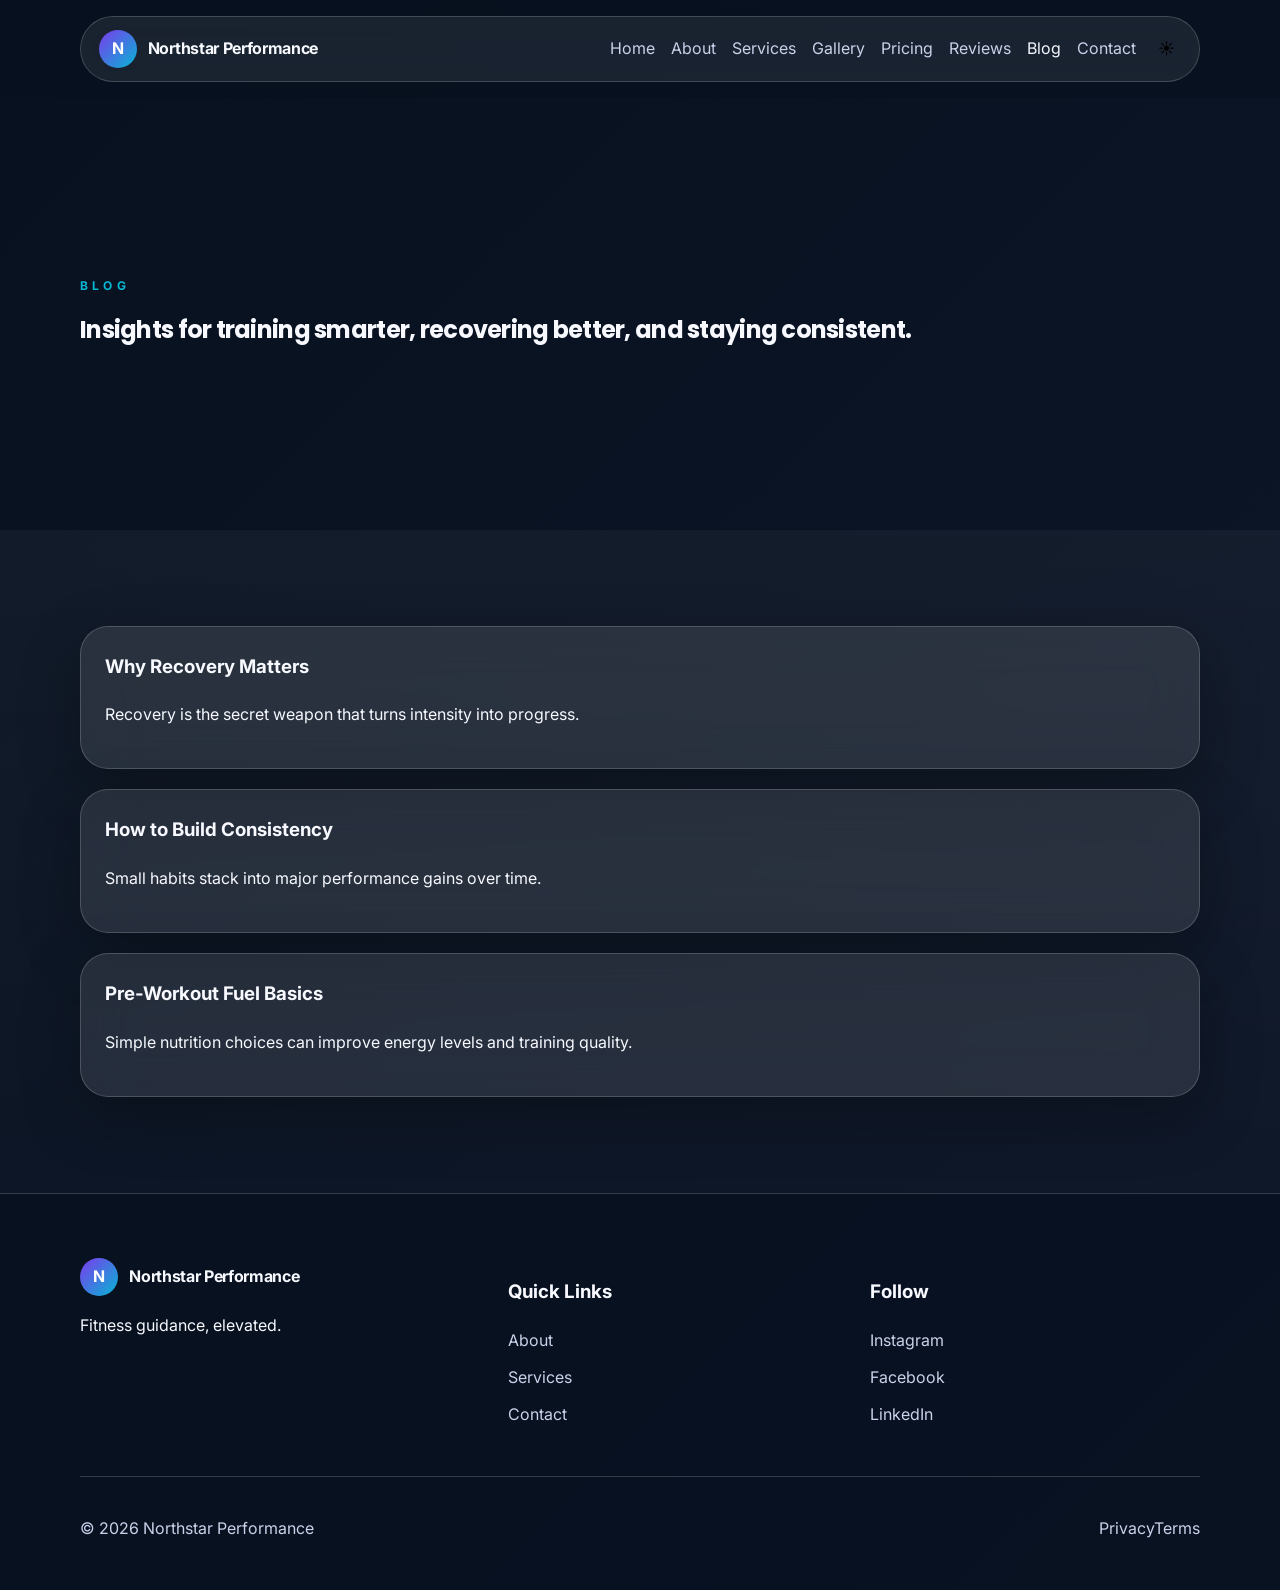
<file: pages/blog.html>
<!DOCTYPE html>
<html lang="en">
  <head>
    <meta charset="UTF-8" />
    <meta name="viewport" content="width=device-width, initial-scale=1.0" />
    <title>Blog | Northstar Performance</title>
    <meta name="description" content="Visit our latest fitness, recovery, and wellness insights." />
    <link rel="icon" type="image/svg+xml" href="../assets/images/favicon.svg" />
    <link rel="preconnect" href="https://fonts.googleapis.com" />
    <link rel="preconnect" href="https://fonts.gstatic.com" crossorigin />
    <link href="https://fonts.googleapis.com/css2?family=Inter:wght@400;500;600;700;800&family=Poppins:wght@500;600;700&display=swap" rel="stylesheet" />
    <link rel="stylesheet" href="../css/style.css" />
    <link rel="stylesheet" href="../css/animations.css" />
    <link rel="stylesheet" href="../css/responsive.css" />
  </head>
  <body>
    <div class="loading-screen" aria-hidden="true"><div class="loader-ring"></div></div>
    <div class="progress-bar" aria-hidden="true"></div>
    <button class="back-to-top" aria-label="Back to top">↑</button>

    <header class="site-header">
      <nav class="nav container">
        <a href="../index.html" class="brand"><span class="brand-mark">N</span><span>Northstar Performance</span></a>
        <button class="nav-toggle" aria-label="Open menu" aria-expanded="false"><span></span><span></span><span></span></button>
        <div class="nav-links">
          <a href="../index.html">Home</a>
          <a href="about.html">About</a>
          <a href="services.html">Services</a>
          <a href="gallery.html">Gallery</a>
          <a href="pricing.html">Pricing</a>
          <a href="testimonials.html">Reviews</a>
          <a href="blog.html" class="active">Blog</a>
          <a href="contact.html">Contact</a>
          <button class="theme-toggle" aria-label="Toggle color theme">☀️</button>
        </div>
      </nav>
    </header>

    <main>
      <section class="page-hero section">
        <div class="container">
          <p class="eyebrow">Blog</p>
          <h1>Insights for training smarter, recovering better, and staying consistent.</h1>
        </div>
      </section>

      <section class="section section-light">
        <div class="container blog-grid">
          <article class="blog-card reveal glass-card"><h3>Why Recovery Matters</h3><p>Recovery is the secret weapon that turns intensity into progress.</p></article>
          <article class="blog-card reveal glass-card"><h3>How to Build Consistency</h3><p>Small habits stack into major performance gains over time.</p></article>
          <article class="blog-card reveal glass-card"><h3>Pre-Workout Fuel Basics</h3><p>Simple nutrition choices can improve energy levels and training quality.</p></article>
        </div>
      </section>
    </main>

    <footer class="site-footer">
      <div class="container footer-grid">
        <div><a href="../index.html" class="brand brand-footer"><span class="brand-mark">N</span><span>Northstar Performance</span></a><p>Fitness guidance, elevated.</p></div>
        <div><h3>Quick Links</h3><ul><li><a href="about.html">About</a></li><li><a href="services.html">Services</a></li><li><a href="contact.html">Contact</a></li></ul></div>
        <div><h3>Follow</h3><ul><li><a href="https://instagram.com">Instagram</a></li><li><a href="https://facebook.com">Facebook</a></li><li><a href="https://linkedin.com">LinkedIn</a></li></ul></div>
      </div>
      <div class="container footer-bottom"><p>© 2026 Northstar Performance</p><div><a href="privacy.html">Privacy</a><a href="contact.html">Terms</a></div></div>
    </footer>

    <script src="../js/script.js"></script>
    <script src="../js/darkmode.js"></script>
  </body>
</html>
</file>
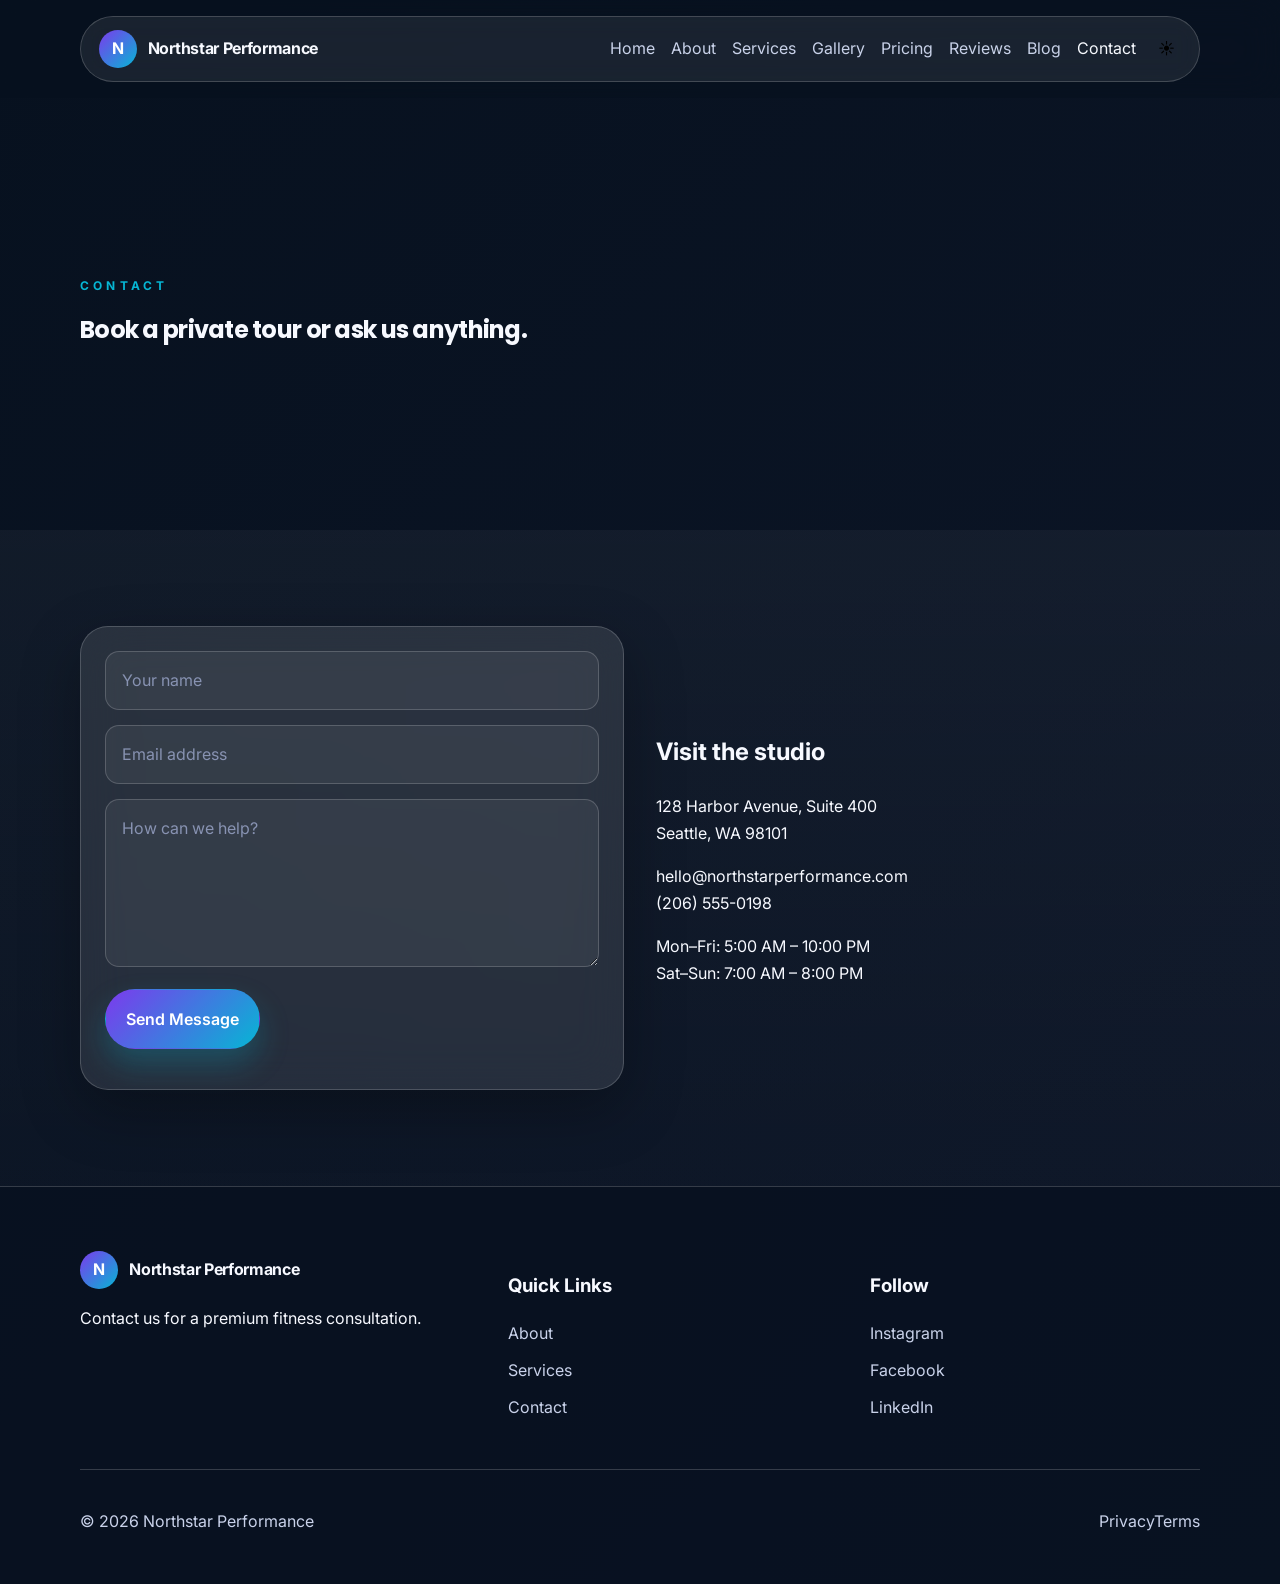
<file: pages/contact.html>
<!DOCTYPE html>
<html lang="en">
  <head>
    <meta charset="UTF-8" />
    <meta name="viewport" content="width=device-width, initial-scale=1.0" />
    <title>Contact | Northstar Performance</title>
    <meta name="description" content="Contact Northstar Performance to book a visit or ask a question." />
    <link rel="icon" type="image/svg+xml" href="../assets/images/favicon.svg" />
    <link rel="preconnect" href="https://fonts.googleapis.com" />
    <link rel="preconnect" href="https://fonts.gstatic.com" crossorigin />
    <link href="https://fonts.googleapis.com/css2?family=Inter:wght@400;500;600;700;800&family=Poppins:wght@500;600;700&display=swap" rel="stylesheet" />
    <link rel="stylesheet" href="../css/style.css" />
    <link rel="stylesheet" href="../css/animations.css" />
    <link rel="stylesheet" href="../css/responsive.css" />
  </head>
  <body>
    <div class="loading-screen" aria-hidden="true"><div class="loader-ring"></div></div>
    <div class="progress-bar" aria-hidden="true"></div>
    <button class="back-to-top" aria-label="Back to top">↑</button>

    <header class="site-header">
      <nav class="nav container">
        <a href="../index.html" class="brand"><span class="brand-mark">N</span><span>Northstar Performance</span></a>
        <button class="nav-toggle" aria-label="Open menu" aria-expanded="false"><span></span><span></span><span></span></button>
        <div class="nav-links">
          <a href="../index.html">Home</a>
          <a href="about.html">About</a>
          <a href="services.html">Services</a>
          <a href="gallery.html">Gallery</a>
          <a href="pricing.html">Pricing</a>
          <a href="testimonials.html">Reviews</a>
          <a href="blog.html">Blog</a>
          <a href="contact.html" class="active">Contact</a>
          <button class="theme-toggle" aria-label="Toggle color theme">☀️</button>
        </div>
      </nav>
    </header>

    <main>
      <section class="page-hero section">
        <div class="container">
          <p class="eyebrow">Contact</p>
          <h1>Book a private tour or ask us anything.</h1>
        </div>
      </section>

      <section class="section section-light">
        <div class="container contact-grid">
          <div class="reveal glass-card contact-card">
            <form id="contactForm" novalidate>
              <input type="text" name="name" placeholder="Your name" required />
              <input type="email" name="email" placeholder="Email address" required />
              <textarea name="message" placeholder="How can we help?" rows="5" required></textarea>
              <button type="submit" class="btn btn-primary">Send Message</button>
              <p class="form-message" aria-live="polite"></p>
            </form>
          </div>
          <div class="reveal">
            <h2>Visit the studio</h2>
            <p>128 Harbor Avenue, Suite 400<br />Seattle, WA 98101</p>
            <p>hello@northstarperformance.com<br />(206) 555-0198</p>
            <p>Mon–Fri: 5:00 AM – 10:00 PM<br />Sat–Sun: 7:00 AM – 8:00 PM</p>
          </div>
        </div>
      </section>
    </main>

    <footer class="site-footer">
      <div class="container footer-grid">
        <div><a href="../index.html" class="brand brand-footer"><span class="brand-mark">N</span><span>Northstar Performance</span></a><p>Contact us for a premium fitness consultation.</p></div>
        <div><h3>Quick Links</h3><ul><li><a href="about.html">About</a></li><li><a href="services.html">Services</a></li><li><a href="contact.html">Contact</a></li></ul></div>
        <div><h3>Follow</h3><ul><li><a href="https://instagram.com">Instagram</a></li><li><a href="https://facebook.com">Facebook</a></li><li><a href="https://linkedin.com">LinkedIn</a></li></ul></div>
      </div>
      <div class="container footer-bottom"><p>© 2026 Northstar Performance</p><div><a href="privacy.html">Privacy</a><a href="contact.html">Terms</a></div></div>
    </footer>

    <script src="../js/script.js"></script>
    <script src="../js/darkmode.js"></script>
    <script src="../js/validation.js"></script>
  </body>
</html>
</file>
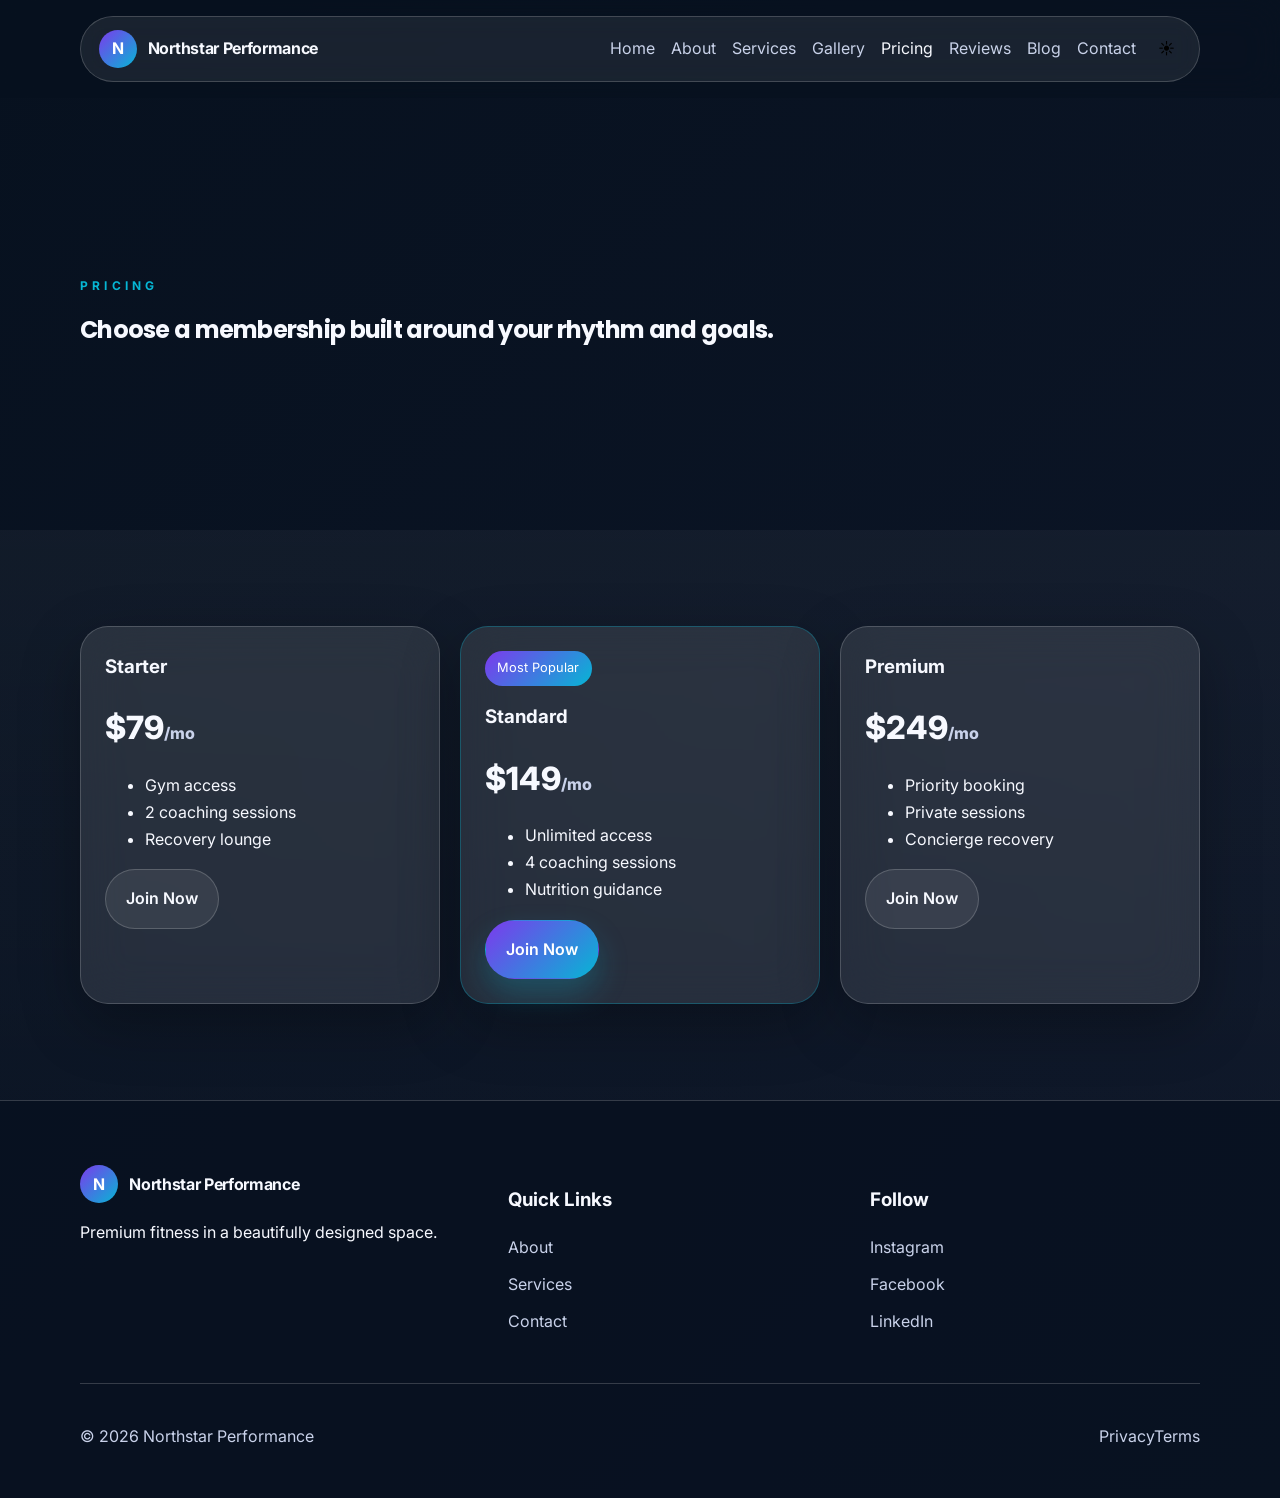
<file: pages/pricing.html>
<!DOCTYPE html>
<html lang="en">
  <head>
    <meta charset="UTF-8" />
    <meta name="viewport" content="width=device-width, initial-scale=1.0" />
    <title>Pricing | Northstar Performance</title>
    <meta name="description" content="View membership options at Northstar Performance." />
    <link rel="icon" type="image/svg+xml" href="../assets/images/favicon.svg" />
    <link rel="preconnect" href="https://fonts.googleapis.com" />
    <link rel="preconnect" href="https://fonts.gstatic.com" crossorigin />
    <link href="https://fonts.googleapis.com/css2?family=Inter:wght@400;500;600;700;800&family=Poppins:wght@500;600;700&display=swap" rel="stylesheet" />
    <link rel="stylesheet" href="../css/style.css" />
    <link rel="stylesheet" href="../css/animations.css" />
    <link rel="stylesheet" href="../css/responsive.css" />
  </head>
  <body>
    <div class="loading-screen" aria-hidden="true"><div class="loader-ring"></div></div>
    <div class="progress-bar" aria-hidden="true"></div>
    <button class="back-to-top" aria-label="Back to top">↑</button>

    <header class="site-header">
      <nav class="nav container">
        <a href="../index.html" class="brand"><span class="brand-mark">N</span><span>Northstar Performance</span></a>
        <button class="nav-toggle" aria-label="Open menu" aria-expanded="false"><span></span><span></span><span></span></button>
        <div class="nav-links">
          <a href="../index.html">Home</a>
          <a href="about.html">About</a>
          <a href="services.html">Services</a>
          <a href="gallery.html">Gallery</a>
          <a href="pricing.html" class="active">Pricing</a>
          <a href="testimonials.html">Reviews</a>
          <a href="blog.html">Blog</a>
          <a href="contact.html">Contact</a>
          <button class="theme-toggle" aria-label="Toggle color theme">☀️</button>
        </div>
      </nav>
    </header>

    <main>
      <section class="page-hero section">
        <div class="container">
          <p class="eyebrow">Pricing</p>
          <h1>Choose a membership built around your rhythm and goals.</h1>
        </div>
      </section>

      <section class="section section-light">
        <div class="container pricing-grid">
          <article class="pricing-card reveal glass-card"><h3>Starter</h3><p class="price">$79<span>/mo</span></p><ul><li>Gym access</li><li>2 coaching sessions</li><li>Recovery lounge</li></ul><a href="contact.html" class="btn btn-secondary">Join Now</a></article>
          <article class="pricing-card pricing-card-featured reveal glass-card"><div class="popular-badge">Most Popular</div><h3>Standard</h3><p class="price">$149<span>/mo</span></p><ul><li>Unlimited access</li><li>4 coaching sessions</li><li>Nutrition guidance</li></ul><a href="contact.html" class="btn btn-primary">Join Now</a></article>
          <article class="pricing-card reveal glass-card"><h3>Premium</h3><p class="price">$249<span>/mo</span></p><ul><li>Priority booking</li><li>Private sessions</li><li>Concierge recovery</li></ul><a href="contact.html" class="btn btn-secondary">Join Now</a></article>
        </div>
      </section>
    </main>

    <footer class="site-footer">
      <div class="container footer-grid">
        <div><a href="../index.html" class="brand brand-footer"><span class="brand-mark">N</span><span>Northstar Performance</span></a><p>Premium fitness in a beautifully designed space.</p></div>
        <div><h3>Quick Links</h3><ul><li><a href="about.html">About</a></li><li><a href="services.html">Services</a></li><li><a href="contact.html">Contact</a></li></ul></div>
        <div><h3>Follow</h3><ul><li><a href="https://instagram.com">Instagram</a></li><li><a href="https://facebook.com">Facebook</a></li><li><a href="https://linkedin.com">LinkedIn</a></li></ul></div>
      </div>
      <div class="container footer-bottom"><p>© 2026 Northstar Performance</p><div><a href="privacy.html">Privacy</a><a href="contact.html">Terms</a></div></div>
    </footer>

    <script src="../js/script.js"></script>
    <script src="../js/darkmode.js"></script>
  </body>
</html>
</file>
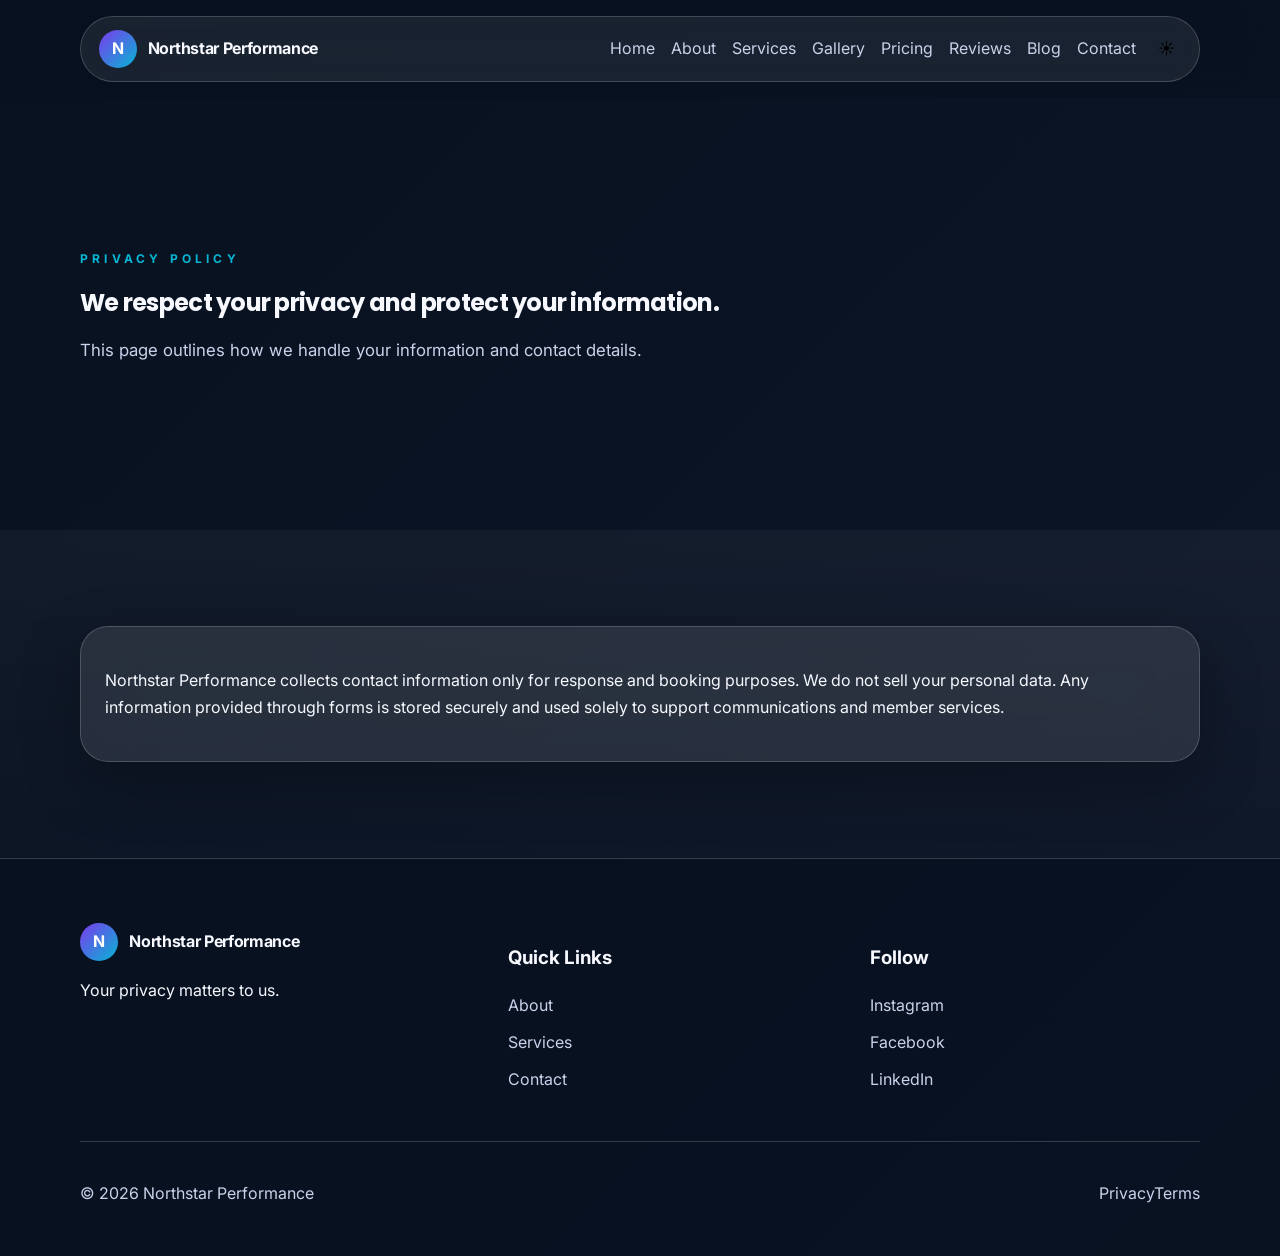
<file: pages/privacy.html>
<!DOCTYPE html>
<html lang="en">
  <head>
    <meta charset="UTF-8" />
    <meta name="viewport" content="width=device-width, initial-scale=1.0" />
    <title>Privacy Policy | Northstar Performance</title>
    <meta name="description" content="Northstar Performance privacy policy." />
    <link rel="icon" type="image/svg+xml" href="../assets/images/favicon.svg" />
    <link rel="preconnect" href="https://fonts.googleapis.com" />
    <link rel="preconnect" href="https://fonts.gstatic.com" crossorigin />
    <link href="https://fonts.googleapis.com/css2?family=Inter:wght@400;500;600;700;800&family=Poppins:wght@500;600;700&display=swap" rel="stylesheet" />
    <link rel="stylesheet" href="../css/style.css" />
    <link rel="stylesheet" href="../css/animations.css" />
    <link rel="stylesheet" href="../css/responsive.css" />
  </head>
  <body>
    <div class="loading-screen" aria-hidden="true"><div class="loader-ring"></div></div>
    <div class="progress-bar" aria-hidden="true"></div>
    <button class="back-to-top" aria-label="Back to top">↑</button>

    <header class="site-header">
      <nav class="nav container">
        <a href="../index.html" class="brand"><span class="brand-mark">N</span><span>Northstar Performance</span></a>
        <button class="nav-toggle" aria-label="Open menu" aria-expanded="false"><span></span><span></span><span></span></button>
        <div class="nav-links">
          <a href="../index.html">Home</a>
          <a href="about.html">About</a>
          <a href="services.html">Services</a>
          <a href="gallery.html">Gallery</a>
          <a href="pricing.html">Pricing</a>
          <a href="testimonials.html">Reviews</a>
          <a href="blog.html">Blog</a>
          <a href="contact.html">Contact</a>
          <button class="theme-toggle" aria-label="Toggle color theme">☀️</button>
        </div>
      </nav>
    </header>

    <main>
      <section class="page-hero section">
        <div class="container">
          <p class="eyebrow">Privacy Policy</p>
          <h1>We respect your privacy and protect your information.</h1>
          <p class="hero-copy">This page outlines how we handle your information and contact details.</p>
        </div>
      </section>
      <section class="section section-light">
        <div class="container reveal glass-card policy-card">
          <p>Northstar Performance collects contact information only for response and booking purposes. We do not sell your personal data. Any information provided through forms is stored securely and used solely to support communications and member services.</p>
        </div>
      </section>
    </main>

    <footer class="site-footer">
      <div class="container footer-grid">
        <div><a href="../index.html" class="brand brand-footer"><span class="brand-mark">N</span><span>Northstar Performance</span></a><p>Your privacy matters to us.</p></div>
        <div><h3>Quick Links</h3><ul><li><a href="about.html">About</a></li><li><a href="services.html">Services</a></li><li><a href="contact.html">Contact</a></li></ul></div>
        <div><h3>Follow</h3><ul><li><a href="https://instagram.com">Instagram</a></li><li><a href="https://facebook.com">Facebook</a></li><li><a href="https://linkedin.com">LinkedIn</a></li></ul></div>
      </div>
      <div class="container footer-bottom"><p>© 2026 Northstar Performance</p><div><a href="privacy.html">Privacy</a><a href="contact.html">Terms</a></div></div>
    </footer>

    <script src="../js/script.js"></script>
    <script src="../js/darkmode.js"></script>
  </body>
</html>
</file>
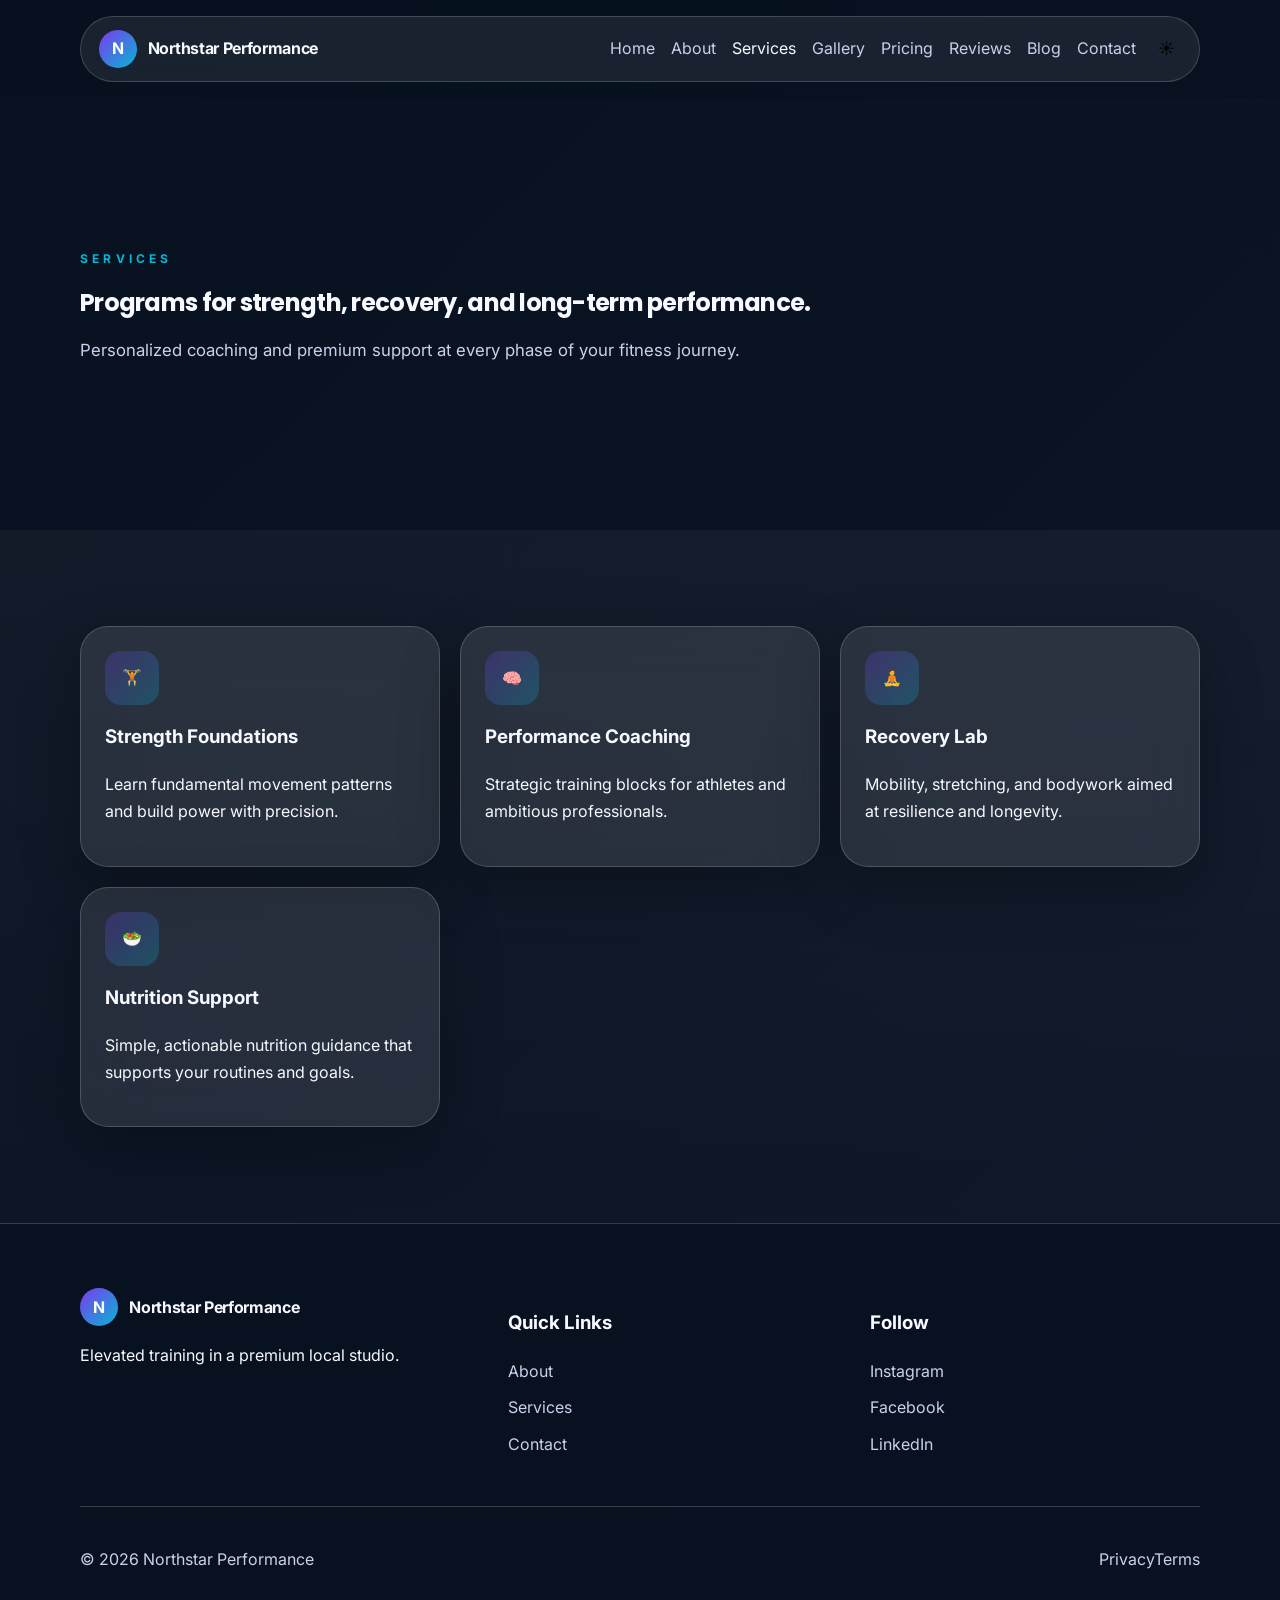
<file: pages/services.html>
<!DOCTYPE html>
<html lang="en">
  <head>
    <meta charset="UTF-8" />
    <meta name="viewport" content="width=device-width, initial-scale=1.0" />
    <title>Services | Northstar Performance</title>
    <meta name="description" content="Explore premium strength, mobility, recovery, and performance services at Northstar Performance." />
    <link rel="icon" type="image/svg+xml" href="../assets/images/favicon.svg" />
    <link rel="preconnect" href="https://fonts.googleapis.com" />
    <link rel="preconnect" href="https://fonts.gstatic.com" crossorigin />
    <link href="https://fonts.googleapis.com/css2?family=Inter:wght@400;500;600;700;800&family=Poppins:wght@500;600;700&display=swap" rel="stylesheet" />
    <link rel="stylesheet" href="../css/style.css" />
    <link rel="stylesheet" href="../css/animations.css" />
    <link rel="stylesheet" href="../css/responsive.css" />
  </head>
  <body>
    <div class="loading-screen" aria-hidden="true"><div class="loader-ring"></div></div>
    <div class="progress-bar" aria-hidden="true"></div>
    <button class="back-to-top" aria-label="Back to top">↑</button>

    <header class="site-header">
      <nav class="nav container">
        <a href="../index.html" class="brand"><span class="brand-mark">N</span><span>Northstar Performance</span></a>
        <button class="nav-toggle" aria-label="Open menu" aria-expanded="false"><span></span><span></span><span></span></button>
        <div class="nav-links">
          <a href="../index.html">Home</a>
          <a href="about.html">About</a>
          <a href="services.html" class="active">Services</a>
          <a href="gallery.html">Gallery</a>
          <a href="pricing.html">Pricing</a>
          <a href="testimonials.html">Reviews</a>
          <a href="blog.html">Blog</a>
          <a href="contact.html">Contact</a>
          <button class="theme-toggle" aria-label="Toggle color theme">☀️</button>
        </div>
      </nav>
    </header>

    <main>
      <section class="page-hero section">
        <div class="container">
          <p class="eyebrow">Services</p>
          <h1>Programs for strength, recovery, and long-term performance.</h1>
          <p class="hero-copy">Personalized coaching and premium support at every phase of your fitness journey.</p>
        </div>
      </section>

      <section class="section section-light">
        <div class="container services-grid">
          <article class="service-card reveal glass-card"><div class="icon-badge">🏋️</div><h3>Strength Foundations</h3><p>Learn fundamental movement patterns and build power with precision.</p></article>
          <article class="service-card reveal glass-card"><div class="icon-badge">🧠</div><h3>Performance Coaching</h3><p>Strategic training blocks for athletes and ambitious professionals.</p></article>
          <article class="service-card reveal glass-card"><div class="icon-badge">🧘</div><h3>Recovery Lab</h3><p>Mobility, stretching, and bodywork aimed at resilience and longevity.</p></article>
          <article class="service-card reveal glass-card"><div class="icon-badge">🥗</div><h3>Nutrition Support</h3><p>Simple, actionable nutrition guidance that supports your routines and goals.</p></article>
        </div>
      </section>
    </main>

    <footer class="site-footer">
      <div class="container footer-grid">
        <div><a href="../index.html" class="brand brand-footer"><span class="brand-mark">N</span><span>Northstar Performance</span></a><p>Elevated training in a premium local studio.</p></div>
        <div><h3>Quick Links</h3><ul><li><a href="about.html">About</a></li><li><a href="services.html">Services</a></li><li><a href="contact.html">Contact</a></li></ul></div>
        <div><h3>Follow</h3><ul><li><a href="https://instagram.com">Instagram</a></li><li><a href="https://facebook.com">Facebook</a></li><li><a href="https://linkedin.com">LinkedIn</a></li></ul></div>
      </div>
      <div class="container footer-bottom"><p>© 2026 Northstar Performance</p><div><a href="privacy.html">Privacy</a><a href="contact.html">Terms</a></div></div>
    </footer>

    <script src="../js/script.js"></script>
    <script src="../js/darkmode.js"></script>
  </body>
</html>
</file>
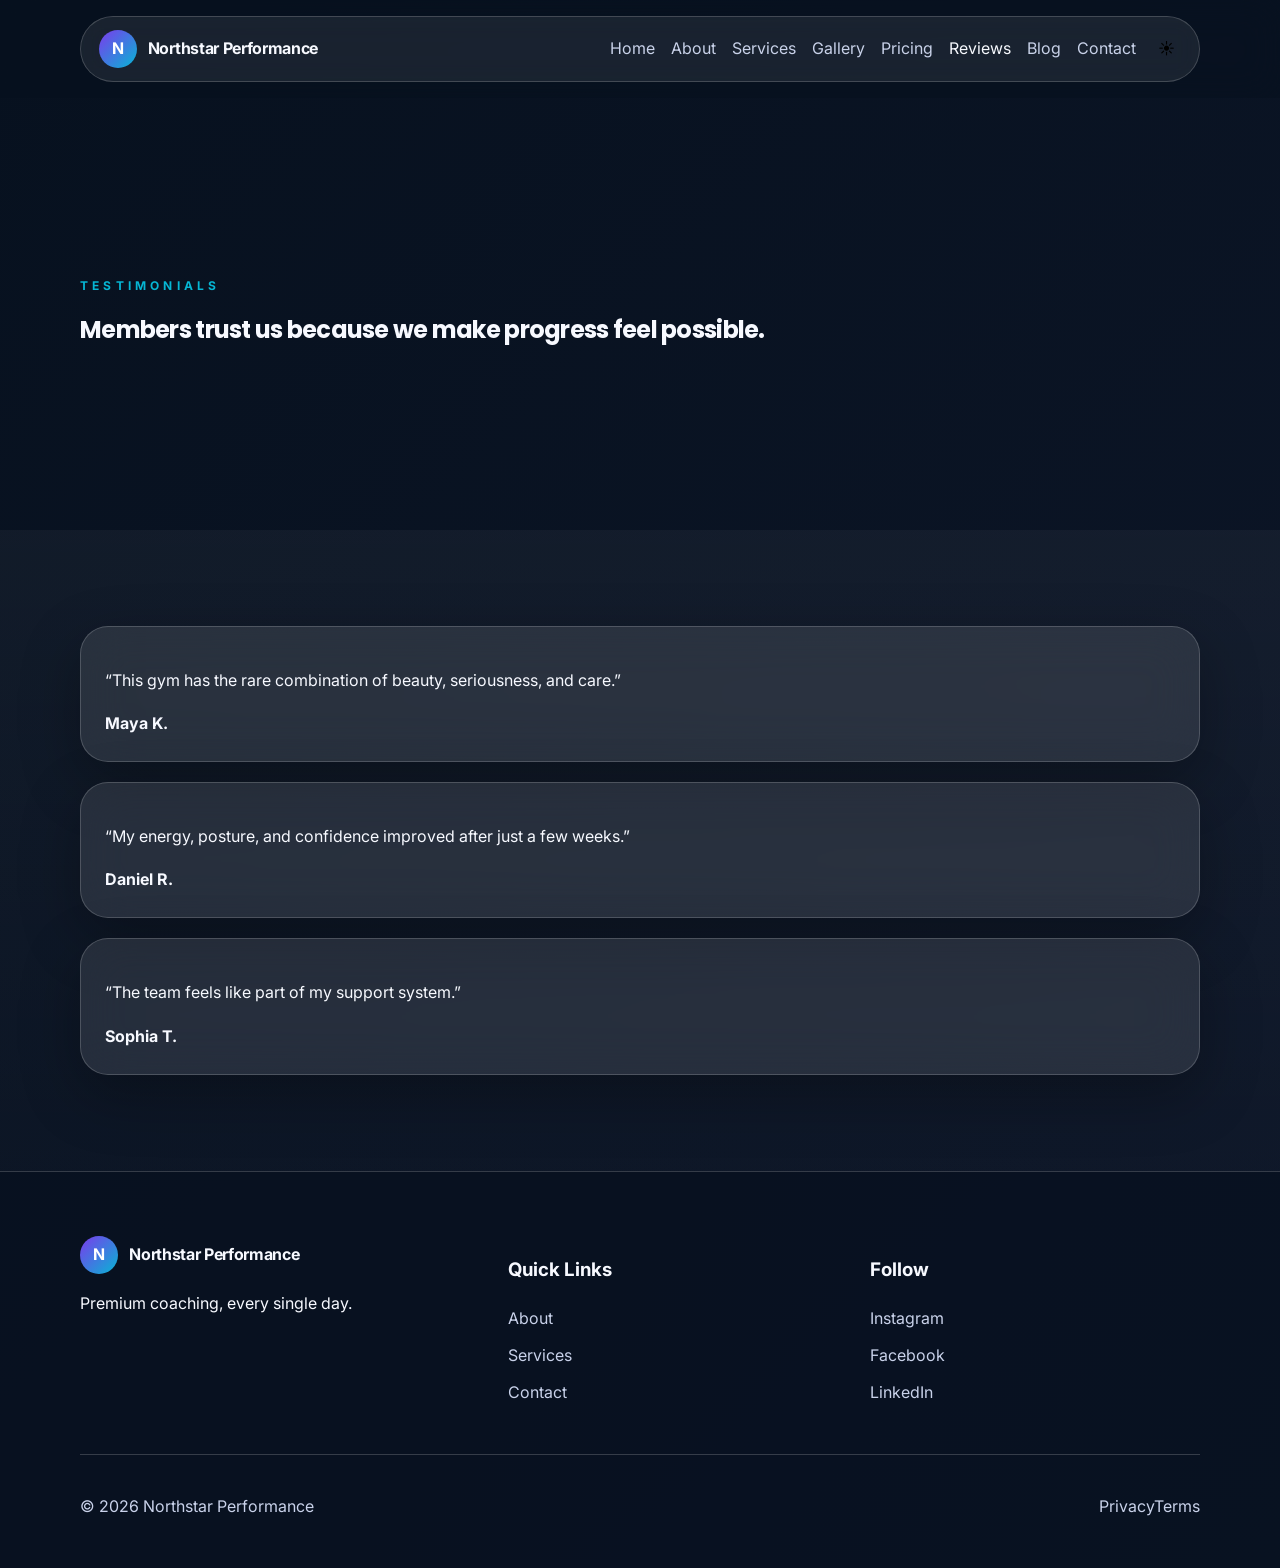
<file: pages/testimonials.html>
<!DOCTYPE html>
<html lang="en">
  <head>
    <meta charset="UTF-8" />
    <meta name="viewport" content="width=device-width, initial-scale=1.0" />
    <title>Testimonials | Northstar Performance</title>
    <meta name="description" content="Read what members say about Northstar Performance." />
    <link rel="icon" type="image/svg+xml" href="../assets/images/favicon.svg" />
    <link rel="preconnect" href="https://fonts.googleapis.com" />
    <link rel="preconnect" href="https://fonts.gstatic.com" crossorigin />
    <link href="https://fonts.googleapis.com/css2?family=Inter:wght@400;500;600;700;800&family=Poppins:wght@500;600;700&display=swap" rel="stylesheet" />
    <link rel="stylesheet" href="../css/style.css" />
    <link rel="stylesheet" href="../css/animations.css" />
    <link rel="stylesheet" href="../css/responsive.css" />
  </head>
  <body>
    <div class="loading-screen" aria-hidden="true"><div class="loader-ring"></div></div>
    <div class="progress-bar" aria-hidden="true"></div>
    <button class="back-to-top" aria-label="Back to top">↑</button>

    <header class="site-header">
      <nav class="nav container">
        <a href="../index.html" class="brand"><span class="brand-mark">N</span><span>Northstar Performance</span></a>
        <button class="nav-toggle" aria-label="Open menu" aria-expanded="false"><span></span><span></span><span></span></button>
        <div class="nav-links">
          <a href="../index.html">Home</a>
          <a href="about.html">About</a>
          <a href="services.html">Services</a>
          <a href="gallery.html">Gallery</a>
          <a href="pricing.html">Pricing</a>
          <a href="testimonials.html" class="active">Reviews</a>
          <a href="blog.html">Blog</a>
          <a href="contact.html">Contact</a>
          <button class="theme-toggle" aria-label="Toggle color theme">☀️</button>
        </div>
      </nav>
    </header>

    <main>
      <section class="page-hero section">
        <div class="container">
          <p class="eyebrow">Testimonials</p>
          <h1>Members trust us because we make progress feel possible.</h1>
        </div>
      </section>

      <section class="section section-light">
        <div class="container testimonial-grid">
          <article class="testimonial-card reveal glass-card"><p>“This gym has the rare combination of beauty, seriousness, and care.”</p><strong>Maya K.</strong></article>
          <article class="testimonial-card reveal glass-card"><p>“My energy, posture, and confidence improved after just a few weeks.”</p><strong>Daniel R.</strong></article>
          <article class="testimonial-card reveal glass-card"><p>“The team feels like part of my support system.”</p><strong>Sophia T.</strong></article>
        </div>
      </section>
    </main>

    <footer class="site-footer">
      <div class="container footer-grid">
        <div><a href="../index.html" class="brand brand-footer"><span class="brand-mark">N</span><span>Northstar Performance</span></a><p>Premium coaching, every single day.</p></div>
        <div><h3>Quick Links</h3><ul><li><a href="about.html">About</a></li><li><a href="services.html">Services</a></li><li><a href="contact.html">Contact</a></li></ul></div>
        <div><h3>Follow</h3><ul><li><a href="https://instagram.com">Instagram</a></li><li><a href="https://facebook.com">Facebook</a></li><li><a href="https://linkedin.com">LinkedIn</a></li></ul></div>
      </div>
      <div class="container footer-bottom"><p>© 2026 Northstar Performance</p><div><a href="privacy.html">Privacy</a><a href="contact.html">Terms</a></div></div>
    </footer>

    <script src="../js/script.js"></script>
    <script src="../js/darkmode.js"></script>
  </body>
</html>
</file>
<file: css/style.css>
:root {
  --bg: #07111f;
  --bg-soft: #0d1628;
  --surface: rgba(255,255,255,0.1);
  --surface-strong: rgba(255,255,255,0.16);
  --text: #f7f9ff;
  --text-soft: #c9d2ea;
  --muted: #8893b2;
  --accent: #7c3aed;
  --accent-2: #06b6d4;
  --accent-3: #fb923c;
  --border: rgba(255,255,255,0.18);
  --shadow: 0 20px 60px rgba(0,0,0,0.28);
  --radius-xl: 28px;
  --radius-lg: 20px;
  --radius-md: 14px;
  --transition: all 0.35s cubic-bezier(0.16,1,0.3,1);
}

:root[data-theme="light"] {
  --bg: #f4f7ff;
  --bg-soft: #ffffff;
  --surface: rgba(255,255,255,0.75);
  --surface-strong: rgba(255,255,255,0.92);
  --text: #09111f;
  --text-soft: #44506b;
  --muted: #70809f;
  --border: rgba(9,17,31,0.1);
  --shadow: 0 20px 60px rgba(15,23,42,0.1);
}

* { box-sizing: border-box; }
html { scroll-behavior: smooth; }
body {
  margin: 0;
  font-family: 'Inter', sans-serif;
  background: linear-gradient(135deg, var(--bg), var(--bg-soft));
  color: var(--text);
  line-height: 1.7;
  overflow-x: hidden;
  transition: var(--transition);
}

img { max-width: 100%; display: block; }
a { color: inherit; text-decoration: none; }
button, input, textarea, select { font: inherit; }

.container {
  width: min(1120px, calc(100% - 2rem));
  margin: 0 auto;
}

.section { padding: 6rem 0; position: relative; }
.section-light { background: linear-gradient(180deg, rgba(255,255,255,0.04), rgba(255,255,255,0.01)); }

.glass-card {
  background: var(--surface);
  border: 1px solid var(--border);
  box-shadow: var(--shadow);
  backdrop-filter: blur(24px);
  -webkit-backdrop-filter: blur(24px);
  border-radius: var(--radius-xl);
}

.site-header {
  position: sticky;
  top: 0;
  z-index: 1000;
  padding: 1rem 0;
  background: rgba(7,17,31,0.6);
  backdrop-filter: blur(18px);
  transition: var(--transition);
}
:root[data-theme="light"] .site-header { background: rgba(244,247,255,0.8); }
.nav {
  display: flex;
  align-items: center;
  justify-content: space-between;
  padding: 0.8rem 1.1rem;
  border-radius: 999px;
  background: rgba(255,255,255,0.08);
  border: 1px solid var(--border);
  backdrop-filter: blur(12px);
  gap: 1rem;
}
.brand { display: flex; align-items: center; gap: 0.7rem; font-weight: 700; letter-spacing: -0.02em; }
.brand-mark {
  width: 38px; height: 38px; border-radius: 50%;
  display: grid; place-items: center;
  background: linear-gradient(135deg, var(--accent), var(--accent-2));
  color: white;
  font-weight: 700;
}
.nav-links { display: flex; align-items: center; gap: 1rem; }
.nav-links a { color: var(--text-soft); transition: var(--transition); }
.nav-links a:hover, .nav-links a.active { color: var(--text); }
.nav-toggle { display: none; background: transparent; border: none; cursor: pointer; }
.nav-toggle span { display: block; width: 24px; height: 2px; background: var(--text); margin: 5px 0; transition: var(--transition); }
.theme-toggle { background: transparent; border: none; cursor: pointer; font-size: 1rem; }

.hero {
  min-height: 100vh;
  display: grid;
  align-items: center;
  padding-top: 4rem;
  overflow: hidden;
}
.hero-bg {
  position: absolute; inset: 0;
  background: linear-gradient(120deg, rgba(7,17,31,0.8), rgba(7,17,31,0.35)), url('https://images.unsplash.com/photo-1518611012118-696072aa579a?auto=format&fit=crop&w=1800&q=80') center/cover no-repeat;
  z-index: -2;
}
.hero::after {
  content: '';
  position: absolute; inset: 0;
  background: radial-gradient(circle at top right, rgba(6,182,212,0.28), transparent 30%), radial-gradient(circle at bottom left, rgba(124,58,237,0.24), transparent 35%);
  z-index: -1;
}
.hero-grid { display: grid; grid-template-columns: 1.1fr 0.9fr; gap: 2rem; align-items: center; }
.eyebrow {
  text-transform: uppercase; letter-spacing: 0.35em; font-size: 0.75rem; color: var(--accent-2); font-weight: 700;
}
.hero h1, .page-hero h1, .section-header h2, .about-grid h2, .why-grid h2 { font-family: 'Poppins', sans-serif; line-height: 1.1; letter-spacing: -0.03em; }
.hero h1 { font-size: clamp(2.4rem, 5vw, 4.7rem); margin: 0 0 1rem; }
.gradient-text { background: linear-gradient(135deg, var(--accent-3), var(--accent-2), var(--accent)); -webkit-background-clip: text; color: transparent; }
.hero-copy { font-size: 1.05rem; color: var(--text-soft); margin-bottom: 1.6rem; max-width: 620px; }
.hero-actions { display: flex; gap: 1rem; flex-wrap: wrap; }
.btn {
  display: inline-flex; align-items: center; justify-content: center; padding: 0.95rem 1.25rem; border-radius: 999px; border: 1px solid transparent; font-weight: 600; transition: var(--transition); cursor: pointer;
}
.btn-primary { background: linear-gradient(135deg, var(--accent), var(--accent-2)); color: #fff; box-shadow: 0 15px 30px rgba(6,182,212,0.25); }
.btn-secondary { background: rgba(255,255,255,0.08); border-color: var(--border); color: var(--text); }
.btn:hover { transform: translateY(-3px); }
.hero-meta { display: flex; gap: 1rem; flex-wrap: wrap; margin-top: 1.5rem; }
.hero-meta > div { background: rgba(255,255,255,0.08); border: 1px solid var(--border); padding: 0.9rem 1rem; border-radius: 16px; }
.hero-meta strong { display: block; font-size: 1.1rem; }
.hero-meta span { color: var(--text-soft); font-size: 0.9rem; }
.hero-panel img { border-radius: 24px 24px 0 0; height: 280px; object-fit: cover; }
.hero-panel-content { padding: 1.25rem; }
.hero-panel h3 { margin: 0 0 0.5rem; }
.text-link { color: var(--accent-2); font-weight: 600; }

.floating-shapes { position: absolute; inset: 0; pointer-events: none; }
.shape { position: absolute; border-radius: 50%; filter: blur(5px); animation: float 8s ease-in-out infinite; }
.shape-one { width: 260px; height: 260px; background: rgba(6,182,212,0.2); top: 8%; left: -8%; }
.shape-two { width: 180px; height: 180px; background: rgba(124,58,237,0.2); right: 12%; top: 20%; animation-delay: 1.5s; }
.shape-three { width: 120px; height: 120px; background: rgba(251,146,60,0.2); bottom: 12%; right: 26%; animation-delay: 3s; }
.scroll-indicator { position: absolute; bottom: 2rem; left: 50%; transform: translateX(-50%); text-align: center; color: var(--text-soft); }
.scroll-indicator span { display: block; width: 24px; height: 40px; border: 2px solid var(--border); margin: auto; border-radius: 999px; position: relative; }
.scroll-indicator span::after { content: ''; position: absolute; left: 50%; top: 6px; width: 4px; height: 8px; transform: translateX(-50%); background: var(--accent-2); border-radius: 999px; animation: scroll 1.4s infinite; }

.stats-grid, .services-grid, .pricing-grid, .testimonial-grid, .blog-grid, .gallery-grid { display: grid; gap: 1.25rem; }
.stats-grid { grid-template-columns: repeat(4, minmax(0, 1fr)); }
.stat-card { padding: 1.5rem; text-align: center; }
.counter { font-size: 2rem; margin: 0; font-family: 'Poppins', sans-serif; }
.section-header { text-align: center; max-width: 680px; margin: 0 auto 2.5rem; }
.section-header.align-left { text-align: left; margin: 0 0 2rem; }
.section-header h2 { font-size: clamp(1.7rem, 3vw, 2.4rem); margin: 0.2rem 0 0.8rem; }
.section-header p { color: var(--text-soft); }
.services-grid { grid-template-columns: repeat(3, minmax(0, 1fr)); }
.service-card, .pricing-card, .testimonial-card, .blog-card, .gallery-card, .about-card, .contact-card, .policy-card { padding: 1.5rem; }
.icon-badge { width: 54px; height: 54px; border-radius: 16px; display: grid; place-items: center; background: linear-gradient(135deg, rgba(124,58,237,0.25), rgba(6,182,212,0.25)); margin-bottom: 1rem; }
.service-card h3, .pricing-card h3, .testimonial-card strong, .blog-card h3 { margin-top: 0; }
.why-grid, .about-grid, .owner-grid, .faq-contact-grid, .map-grid, .contact-grid { display: grid; grid-template-columns: 1fr 1fr; gap: 2rem; align-items: center; }
.check-list { padding-left: 1.1rem; color: var(--text-soft); }
.check-list li { margin-bottom: 0.8rem; }
.image-stack { display: grid; gap: 1rem; }
.image-stack img { border-radius: 24px; min-height: 240px; object-fit: cover; }
.gallery-preview { display: grid; grid-template-columns: repeat(3, minmax(0,1fr)); gap: 1rem; }
.gallery-preview img { border-radius: 24px; height: 240px; width: 100%; object-fit: cover; }
.testimonial-slider { display: grid; gap: 1rem; }
.testimonial-card { position: relative; }
.testimonial-author { margin-top: 1rem; color: var(--text-soft); }
.pricing-grid { grid-template-columns: repeat(3, minmax(0, 1fr)); }
.pricing-card-featured { transform: translateY(-10px); border: 1px solid rgba(6,182,212,0.3); }
.popular-badge { display: inline-block; padding: 0.4rem 0.8rem; border-radius: 999px; background: linear-gradient(135deg, var(--accent), var(--accent-2)); color: white; font-size: 0.8rem; margin-bottom: 1rem; }
.price { font-size: 2rem; font-weight: 800; margin: 0; }
.price span { font-size: 1rem; color: var(--text-soft); }
.faq-list details { border: 1px solid var(--border); padding: 1rem 1.1rem; border-radius: 16px; background: rgba(255,255,255,0.05); margin-bottom: 0.8rem; }
.faq-list summary { cursor: pointer; font-weight: 600; }
.faq-list p { color: var(--text-soft); }
input, textarea, select { width: 100%; padding: 0.95rem 1rem; border-radius: 14px; border: 1px solid var(--border); background: rgba(255,255,255,0.06); color: var(--text); margin-bottom: 0.9rem; }
input::placeholder, textarea::placeholder { color: var(--muted); }
.map-card iframe { width: 100%; min-height: 320px; border: 0; border-radius: 24px; }
.site-footer { padding: 4rem 0 2rem; border-top: 1px solid var(--border); background: rgba(7,17,31,0.75); }
.footer-grid { display: grid; grid-template-columns: 1.2fr 1fr 1fr; gap: 2rem; }
.footer-bottom { display: flex; justify-content: space-between; align-items: center; padding-top: 1.4rem; border-top: 1px solid var(--border); margin-top: 2rem; color: var(--text-soft); }
.site-footer ul { list-style: none; padding: 0; display: grid; gap: 0.6rem; color: var(--text-soft); }
.site-footer a:hover { color: var(--text); }
.page-hero { min-height: 48vh; display: grid; align-items: center; }
.page-hero .hero-copy { max-width: 690px; }
.gallery-filters { display: flex; gap: 0.8rem; flex-wrap: wrap; margin-bottom: 1.5rem; }
.filter-btn { padding: 0.7rem 1rem; border-radius: 999px; border: 1px solid var(--border); background: rgba(255,255,255,0.05); color: var(--text); cursor: pointer; }
.filter-btn.active { background: linear-gradient(135deg, var(--accent), var(--accent-2)); color: white; }
.gallery-card { cursor: pointer; overflow: hidden; }
.gallery-card img { border-radius: 18px; transition: var(--transition); height: 220px; object-fit: cover; }
.gallery-card:hover img { transform: scale(1.05); }
.lightbox { position: fixed; inset: 0; background: rgba(7,17,31,0.92); display: none; align-items: center; justify-content: center; z-index: 2000; padding: 2rem; }
.lightbox.active { display: flex; }
.lightbox img { max-width: min(900px, 100%); border-radius: 24px; }
.lightbox-close { position: absolute; top: 1.5rem; right: 1.5rem; background: transparent; border: none; color: white; font-size: 2rem; cursor: pointer; }
.progress-bar { position: fixed; top: 0; left: 0; height: 3px; width: 0; z-index: 2500; background: linear-gradient(90deg, var(--accent), var(--accent-2)); }
.back-to-top { position: fixed; right: 1.2rem; bottom: 1.2rem; width: 48px; height: 48px; border: none; border-radius: 50%; background: linear-gradient(135deg, var(--accent), var(--accent-2)); color: white; cursor: pointer; display: none; box-shadow: var(--shadow); z-index: 1500; }
.loading-screen { position: fixed; inset: 0; background: var(--bg); display: grid; place-items: center; z-index: 3000; transition: opacity 0.45s ease; }
.loading-screen.hidden { opacity: 0; pointer-events: none; }
.loader-ring { width: 64px; height: 64px; border-radius: 50%; border: 3px solid rgba(255,255,255,0.14); border-top-color: var(--accent-2); animation: spin 0.9s linear infinite; }
.error-page { min-height: 100vh; display: grid; align-items: center; }
.text-center { text-align: center; }
.reveal { opacity: 0; transform: translateY(24px); transition: all 0.8s ease; }
.reveal.visible { opacity: 1; transform: translateY(0); }

@keyframes float { 0%,100% { transform: translateY(0px);} 50% { transform: translateY(-20px);} }
@keyframes scroll { 0% { transform: translateX(-50%) translateY(0); opacity: 0; } 50% { opacity: 1; } 100% { transform: translateX(-50%) translateY(16px); opacity: 0; } }
@keyframes spin { to { transform: rotate(360deg);} }
</file>
<file: css/animations.css>
.reveal { opacity: 0; transform: translateY(28px); transition: opacity 0.8s ease, transform 0.8s ease; }
.reveal.visible { opacity: 1; transform: translateY(0); }

@keyframes pulseGlow {
  0%, 100% { box-shadow: 0 0 0 rgba(6,182,212,0.2); }
  50% { box-shadow: 0 0 30px rgba(6,182,212,0.25); }
}

.service-card:hover, .pricing-card:hover, .testimonial-card:hover, .gallery-card:hover {
  transform: translateY(-6px);
  animation: pulseGlow 1.2s ease infinite;
}

.btn, .filter-btn, .nav-links a, .theme-toggle {
  position: relative;
  overflow: hidden;
}

.btn::after, .filter-btn::after {
  content: '';
  position: absolute;
  inset: 0;
  background: linear-gradient(90deg, transparent, rgba(255,255,255,0.25), transparent);
  transform: translateX(-100%);
  transition: transform 0.6s ease;
}

.btn:hover::after, .filter-btn:hover::after {
  transform: translateX(100%);
}
</file>
<file: css/responsive.css>
@media (max-width: 980px) {
  .hero-grid, .why-grid, .about-grid, .owner-grid, .faq-contact-grid, .map-grid, .contact-grid, .footer-grid { grid-template-columns: 1fr; }
  .stats-grid { grid-template-columns: repeat(2, 1fr); }
  .services-grid, .pricing-grid, .gallery-preview { grid-template-columns: 1fr 1fr; }
}

@media (max-width: 760px) {
  .nav-toggle { display: block; }
  .nav-links {
    position: absolute;
    top: 100%;
    right: 1rem;
    flex-direction: column;
    align-items: flex-start;
    background: var(--surface-strong);
    border: 1px solid var(--border);
    border-radius: 20px;
    padding: 1rem;
    width: min(260px, calc(100% - 2rem));
    box-shadow: var(--shadow);
    display: none;
  }
  .nav-links.open { display: flex; }
  .section { padding: 4.5rem 0; }
  .hero { padding-top: 2.5rem; }
  .stats-grid, .services-grid, .pricing-grid, .gallery-preview { grid-template-columns: 1fr; }
  .hero-meta { flex-direction: column; align-items: flex-start; }
  .footer-bottom { flex-direction: column; gap: 0.8rem; align-items: flex-start; }
}
</file>
